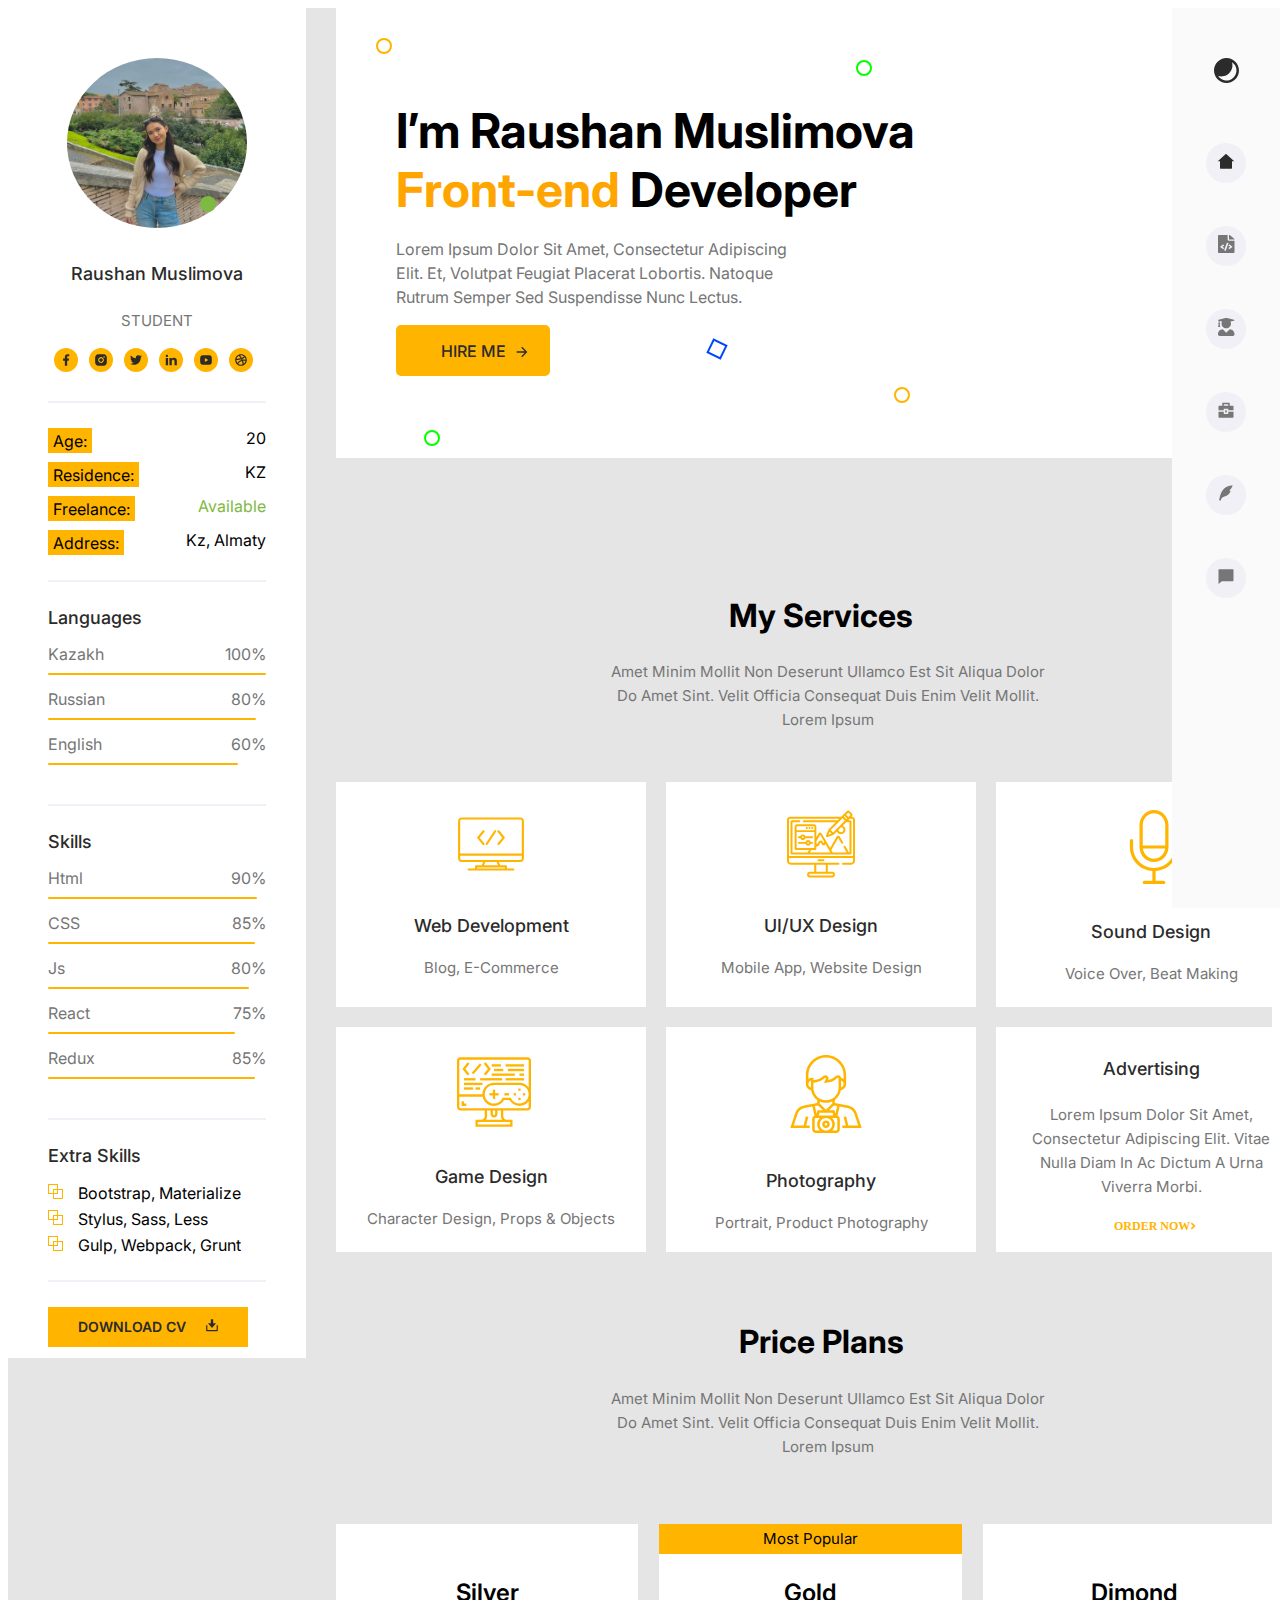
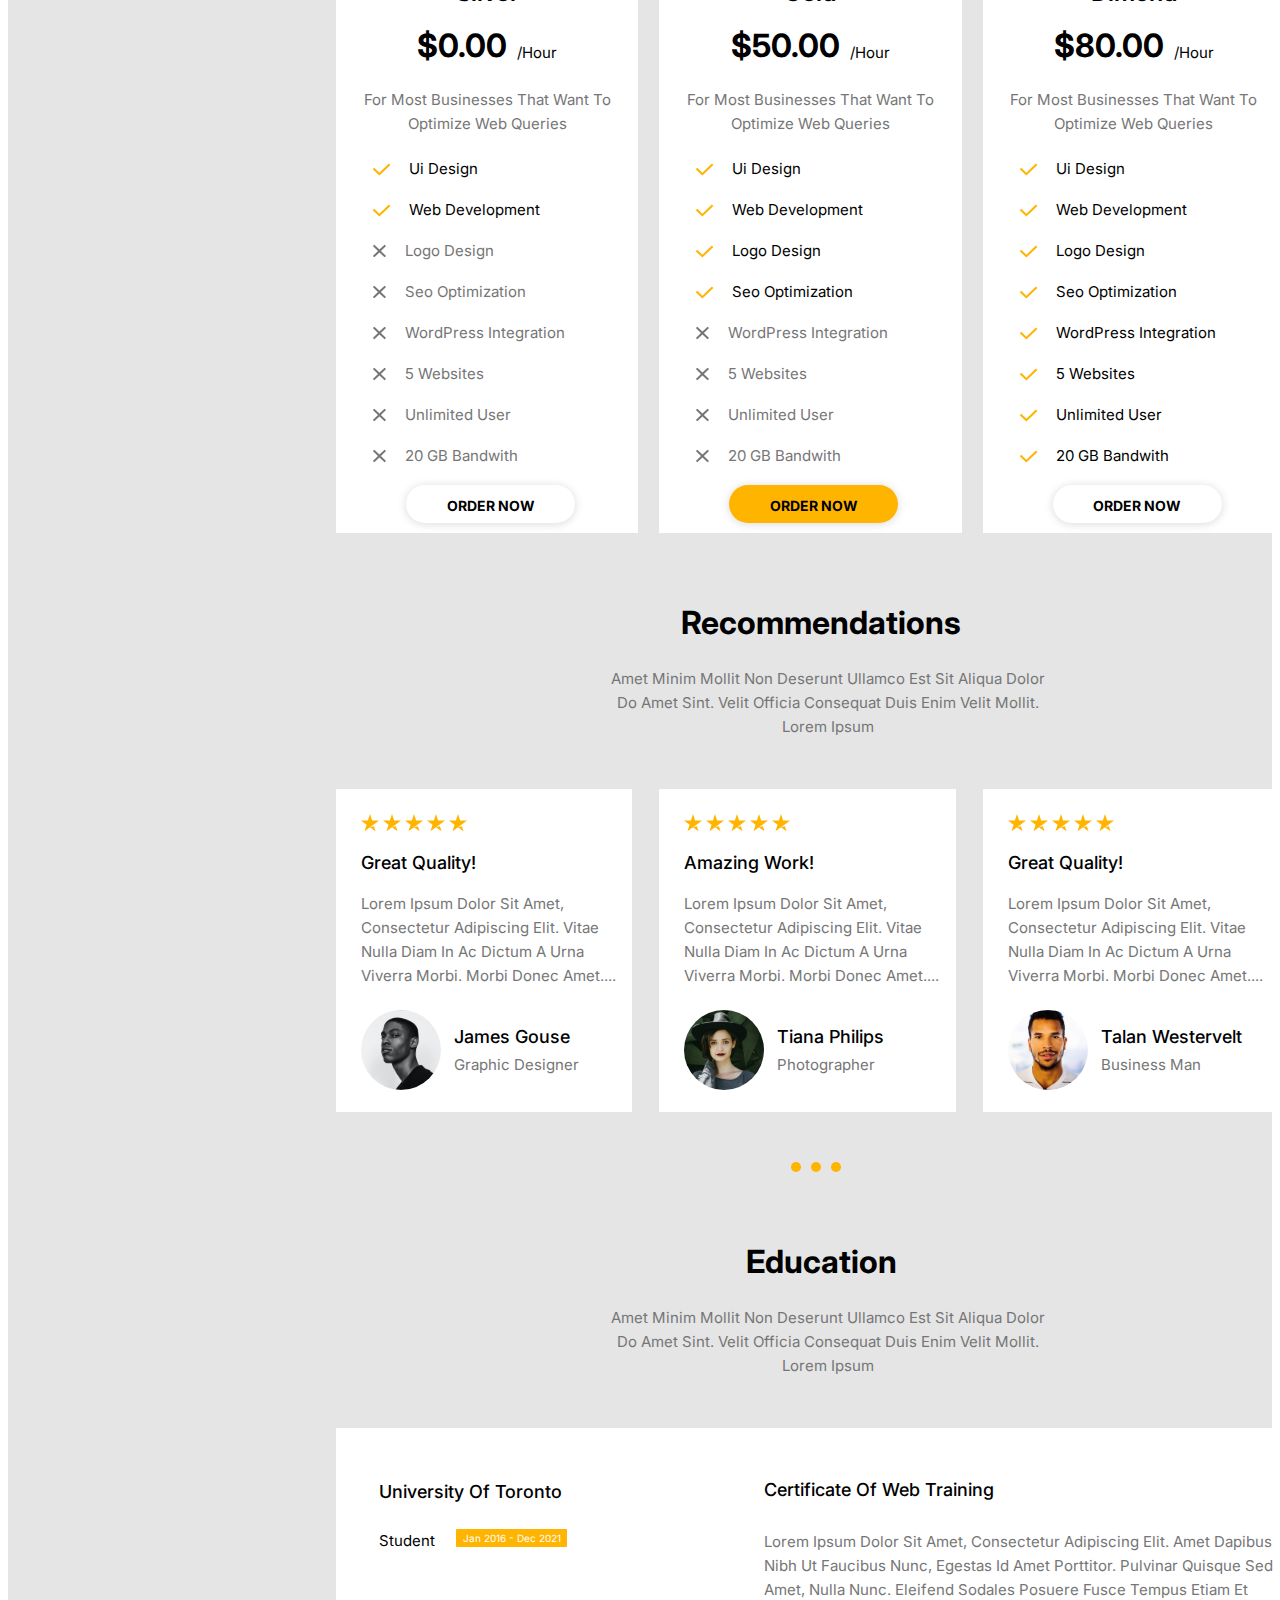
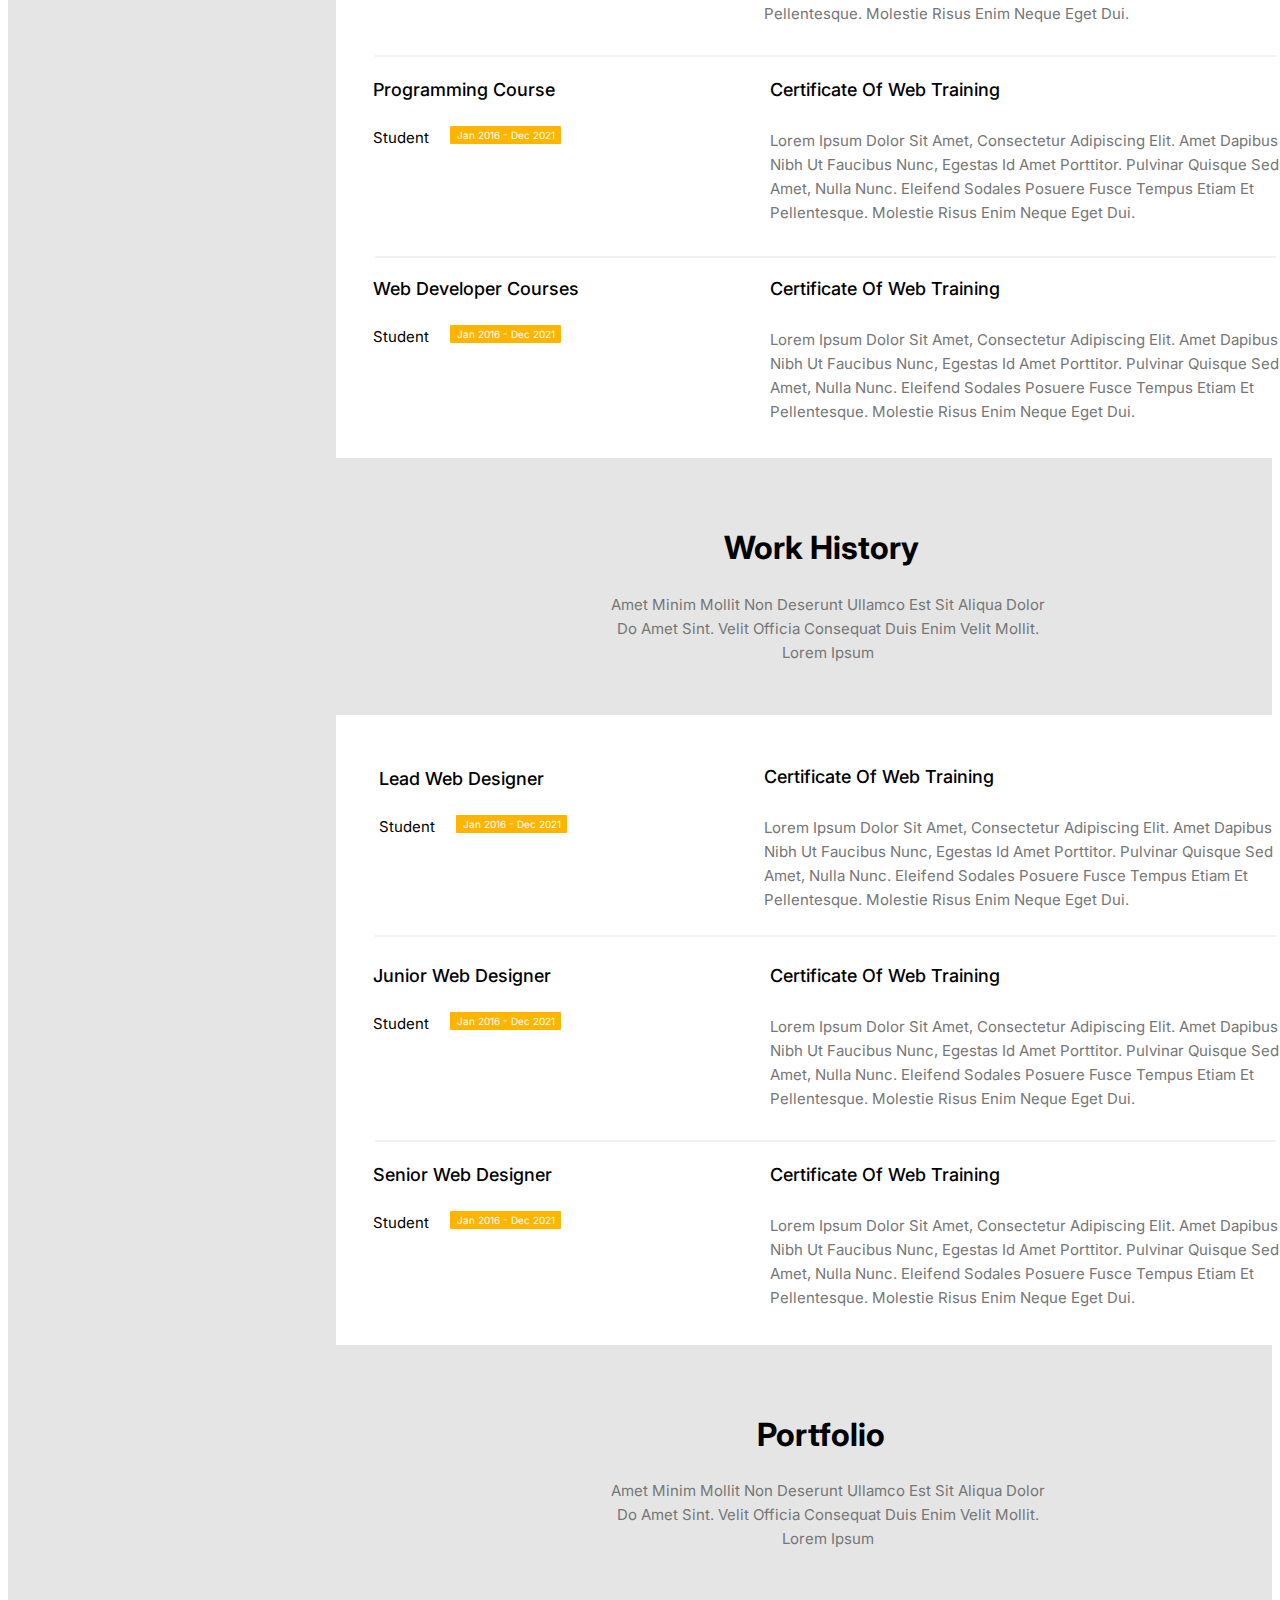
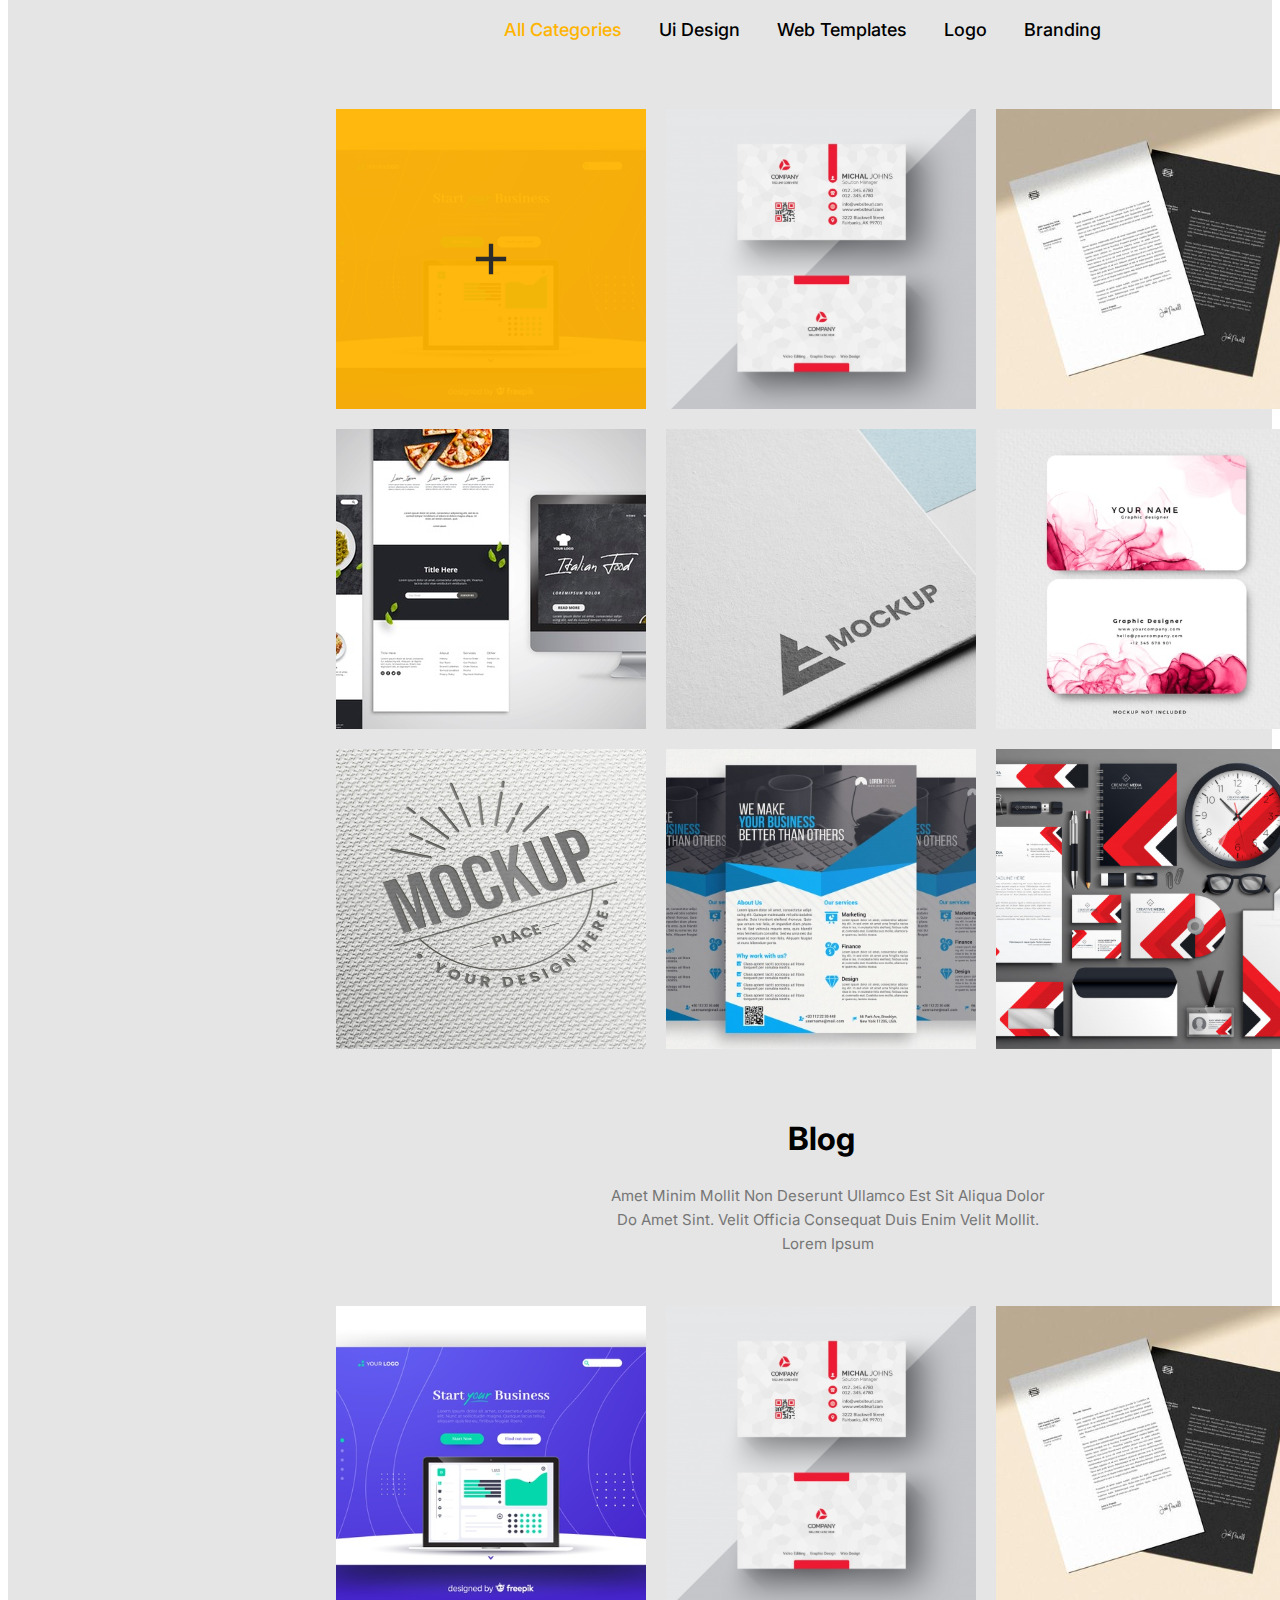
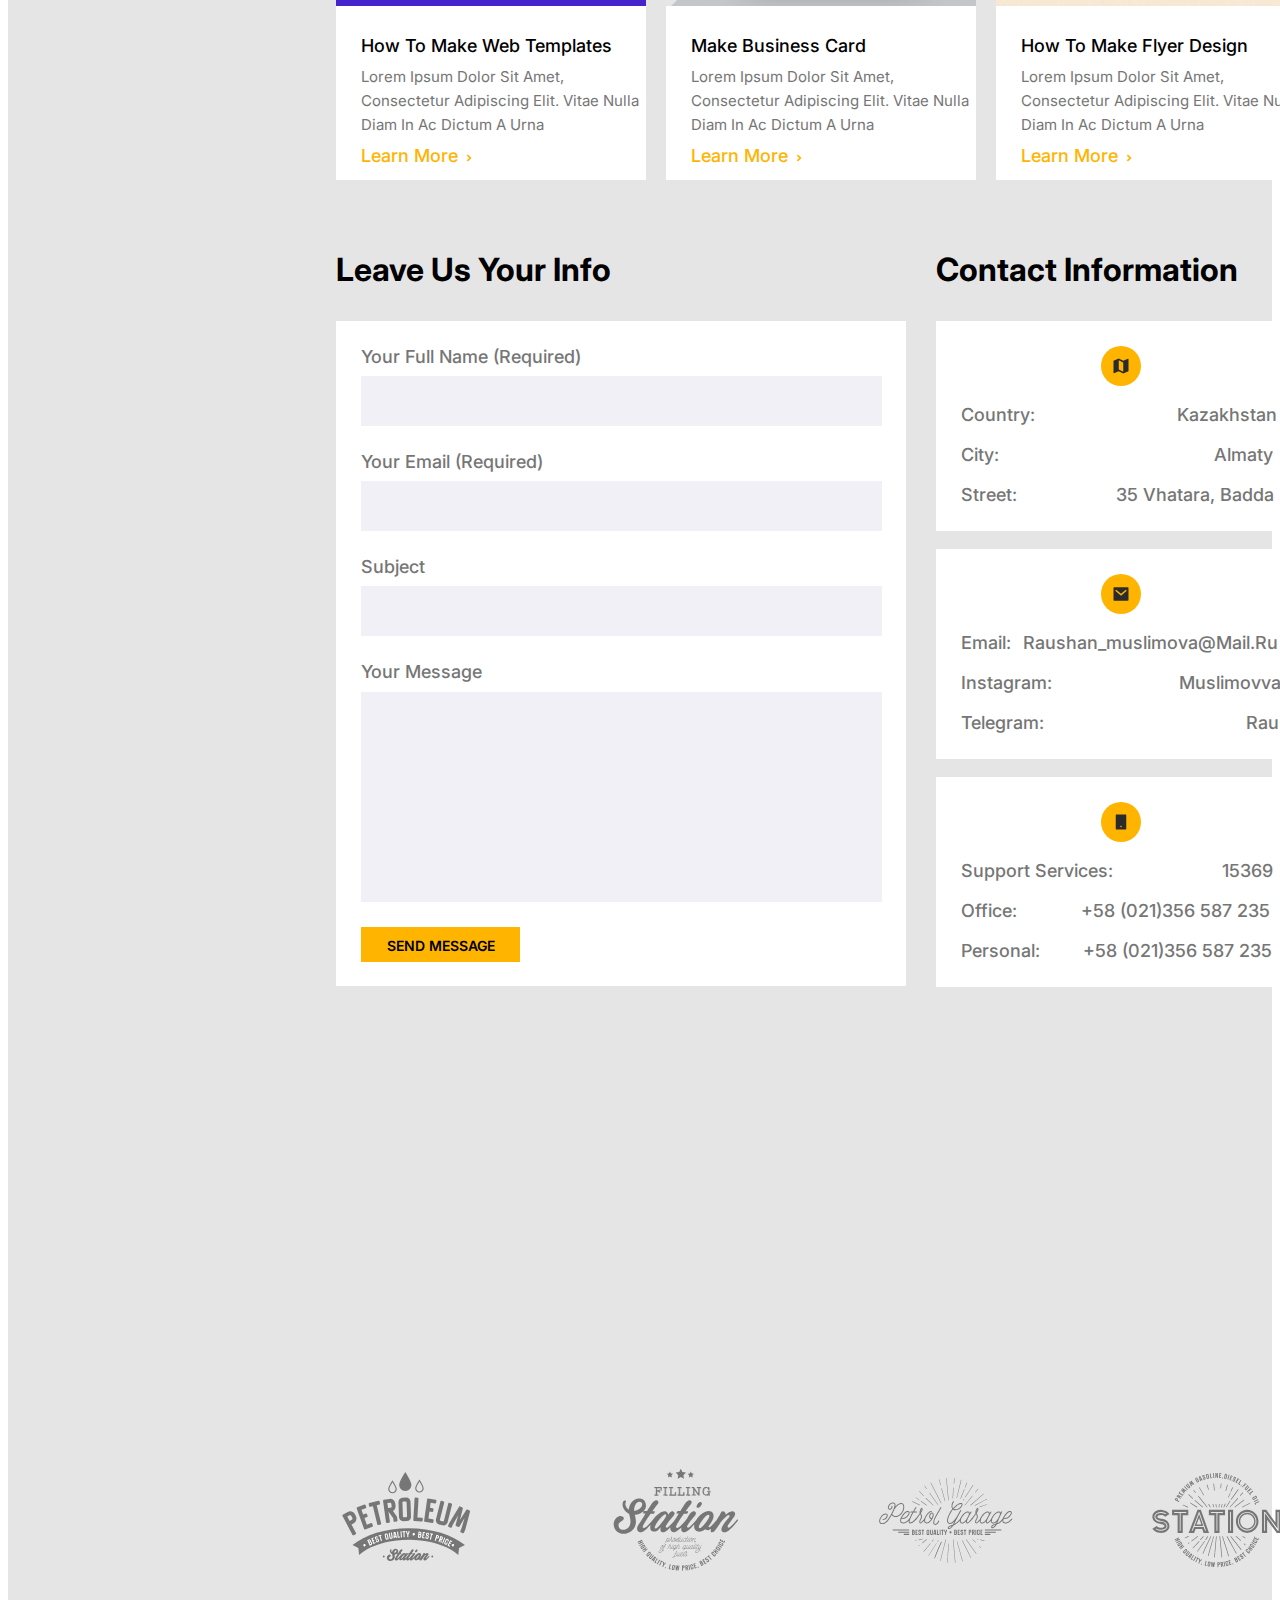
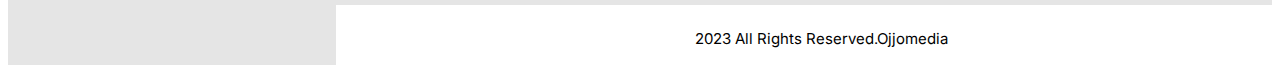
<file: index.html>
<!DOCTYPE html>
<html>

<head>
    <meta charset="utf-8">
    <meta name="viewport" content="width=device-width, initial-scale=1">
    <title>Rau Profile</title>
    <link rel="stylesheet" type="text/css" href="./styles.css">
    <link rel="preconnect" href="https://fonts.googleapis.com">
    <link rel="preconnect" href="https://fonts.gstatic.com" crossorigin>
    <link href="https://fonts.googleapis.com/css2?family=Inter:wght@100;200;300;400;500&display=swap" rel="stylesheet">
</head>

<body>
    <div class="html">
        <div class="leftbar">
            <div class="first-item">
                <div class="photo-wrapper">
                    <img class="photo" src="images/me.jpg" />
                    <div class="zhasyl"></div>
                </div>
                <h4>Raushan Muslimova</h4>
                <p class="speciality">STUDENT</p>
                <img class="icons" src="images/Facebook.svg" />
                <img class="icons" src="images/Instagram.svg" />
                <img class="icons" src="images/Twitter.svg" />
                <img class="icons" src="images/Linkeding.svg" />
                <img class="icons" src="images/Youtube.svg" />
                <img class="icons" src="images/Dribbble.svg" />
            </div>
            <hr class="hr">
            <div class="second-item">
                <span class="second-item-key">Age:</span>
                <span class="second-item-val">20</span>
            </div>
            <div class="second-item">
                <span class="second-item-key">Residence:</span>
                <span class="second-item-val">KZ</span>
            </div>
            <div class="second-item">
                <span class="second-item-key">Freelance:</span>
                <span class="second-item-val" style="color: #7EB942;">Available</span>
            </div>
            <div class="second-item">
                <span class="second-item-key">Address:</span>
                <span class="second-item-val">Kz, Almaty</span>
            </div>
            <hr class="hr">
            <h4 class="lang">Languages</h4>
            <div class="third-item">
                <span class="third-item-key">Kazakh</span>
                <span class="third-item-val">100%</span>
            </div>
            <img class="lines" src="images/line.svg" />
            <div class="third-item">
                <span class="third-item-key">Russian</span>
                <span class="third-item-val">80%</span>
            </div>
            <img class="lines" src="images/line2.svg" />
            <div class="third-item">
                <span class="third-item-key">English</span>
                <span class="third-item-val">60%</span>
            </div>
            <img class="lines" src="images/line3.svg" />
            <hr class="hr">
            <h4 class="lang">Skills</h4>
            <div class="third-item">
                <span class="third-item-key">Html</span>
                <span class="third-item-val">90%</span>
            </div>
            <img class="lines" src="images/line4.svg" />
            <div class="third-item">
                <span class="third-item-key">CSS</span>
                <span class="third-item-val">85%</span>
            </div>
            <img class="lines" src="images/line5.svg" />
            <div class="third-item">
                <span class="third-item-key">Js</span>
                <span class="third-item-val">80%</span>
            </div>
            <img class="lines" src="images/line6.svg" />
            <div class="third-item">
                <span class="third-item-key">React</span>
                <span class="third-item-val">75%</span>
            </div>
            <img class="lines" src="images/line7.svg" />
            <div class="third-item">
                <span class="third-item-key">Redux</span>
                <span class="third-item-val">85%</span>
            </div>
            <img class="lines" src="images/line8.svg" />
            <hr class="hr">
            <h4 class="lang">Extra Skills</h4>
            <div class="fourth-item">
                <span class="fourth-item-key"><img class="skills" src="images/icon extra.svg" /></span>
                <span class="fourth-item-val">Bootstrap, Materialize</span>
            </div>
            <div class="fourth-item">
                <span class="fourth-item-key"><img class="skills" src="images/icon extra.svg" /></span>
                <span class="fourth-item-val">Stylus, Sass, Less</span>
            </div>
            <div class="fourth-item">
                <span class="fourth-item-key"><img class="skills" src="images/icon extra.svg" /></span>
                <span class="fourth-item-val">Gulp, Webpack, Grunt</span>
            </div>
            <hr class="hr">
            <div class="fifth-item">
                <button class="button">
                    <span>Download CV</span><img src="images/download.svg">
                </button>
            </div>
        </div>
        <main>
            <div class="rightbar" id="1">
                <div class="one">
                    <p class="rau">I’m Raushan Muslimova<br><span class="orange" style="color: orange;">Front-end</span> Developer</p>
                    <p class="about">Lorem ipsum dolor sit amet, consectetur adipiscing elit. Et, volutpat feugiat placerat lobortis. Natoque rutrum semper sed suspendisse nunc lectus.</p>
                    <!-- <img class="me" src="images/Your Image 1.svg"> -->
                    <div class="circle-yellow"></div>
                    <div class="circle-green"></div>
                    <div class="rect-yellow"></div>
                    <div class="circle-green2"></div>
                    <div class="rect-blue"></div>
                    <div class="circle-yellow2"></div>
                    <button class="hire">
                        <p class="hiretext">HIRE ME</p><img class="btn" src="images/button_vector.svg">
                    </button>
                </div>
                <div class="two" id="2">
                    <p class="services">my services</p>
                    <p class="svs">Amet minim mollit non deserunt ullamco est sit aliqua dolor do amet sint. Velit officia consequat duis enim velit mollit. lorem ipsum</p>
                </div>
                <div class="three">
                    <div class="up">
                        <div class="first">
                            <img class="img_1" src="images/coding.svg">
                            <p class="dev">web development</p>
                            <p class="blog">blog, e-commerce</p>
                        </div>
                        <div class="second">
                            <img class="img_1" src="images/illustration.svg">
                            <p class="dev">uI/uX design</p>
                            <p class="blog">mobile app, website design</p>
                        </div>
                        <div class="third">
                            <img class="img_1" src="images/Microphone.svg">
                            <p class="dev">sound design</p>
                            <p class="blog">voice over, beat making</p>
                        </div>
                    </div>
                    <div class="down">
                        <div class="fourth">
                            <img class="img_1" src="images/game.svg">
                            <p class="dev">game design</p>
                            <p class="blog">character design, props & objects</p>
                        </div>
                        <div class="fifth">
                            <img class="img_1" src="images/Photographer.svg">
                            <p class="dev">photography</p>
                            <p class="blog">portrait, product photography</p>
                        </div>
                        <div class="sixth">
                            <p class="last">advertising</p>
                            <p class="text">lorem ipsum dolor sit amet, consectetur adipiscing elit. Vitae nulla diam in ac dictum a urna viverra morbi.</p>
                            <button class="order">order now<img src="images/strelka.svg"></button>
                        </div>
                    </div>
                </div>
                <div class="price">
                    <p class="pricetext">price plans</p>
                    <p class="svs">Amet minim mollit non deserunt ullamco est sit aliqua dolor do amet sint. Velit officia consequat duis enim velit mollit. lorem ipsum</p>
                </div>
                <div class="tortburysh">
                    <div class="silver">
                        <p class="silvertext">silver</p>
                        <div class="bagasy">
                            <p class="dollar">$0.00</p>
                            <p class="hour">/hour</p>
                        </div>
                        <p class="downtext">for most businesses that want to optimize web queries</p>
                        <div class="list">
                            <div class="column">
                                <img class="okey" src="images/strelka2.svg">
                                <p class="okeytext">ui design</p>
                            </div>
                            <div class="column">
                                <img class="okey" src="images/strelka2.svg">
                                <p class="okeytext">web development</p>
                            </div>
                            <div class="column">
                                <img class="okey" src="images/x.svg">
                                <p class="xtext">logo design</p>
                            </div>
                            <div class="column">
                                <img class="okey" src="images/x.svg">
                                <p class="xtext">seo optimization</p>
                            </div>
                            <div class="column">
                                <img class="okey" src="images/x.svg">
                                <p class="xtext">wordPress integration</p>
                            </div>
                            <div class="column">
                                <img class="okey" src="images/x.svg">
                                <p class="xtext">5 websites</p>
                            </div>
                            <div class="column">
                                <img class="okey" src="images/x.svg">
                                <p class="xtext">unlimited user</p>
                            </div>
                            <div class="column">
                                <img class="okey" src="images/x.svg">
                                <p class="xtext">20 gB bandwith</p>
                            </div>
                        </div>
                        <button class="whitebutton">
                            <p class="order2">order now</p>
                        </button>
                    </div>
                    <div class="gold">
                        <div class="sary">
                            <p class="popular">most popular</p>
                        </div>
                        <p class="goldtext">gold</p>
                        <div class="bagasy">
                            <p class="dollar">$50.00</p>
                            <p class="hour">/hour</p>
                        </div>
                        <p class="downtext">for most businesses that want to optimize web queries</p>
                        <div class="list">
                            <div class="column">
                                <img class="okey" src="images/strelka2.svg">
                                <p class="okeytext">ui design</p>
                            </div>
                            <div class="column">
                                <img class="okey" src="images/strelka2.svg">
                                <p class="okeytext">web development</p>
                            </div>
                            <div class="column">
                                <img class="okey" src="images/strelka2.svg">
                                <p class="okeytext">logo design</p>
                            </div>
                            <div class="column">
                                <img class="okey" src="images/strelka2.svg">
                                <p class="okeytext">seo optimization</p>
                            </div>
                            <div class="column">
                                <img class="okey" src="images/x.svg">
                                <p class="xtext">wordPress integration</p>
                            </div>
                            <div class="column">
                                <img class="okey" src="images/x.svg">
                                <p class="xtext">5 websites</p>
                            </div>
                            <div class="column">
                                <img class="okey" src="images/x.svg">
                                <p class="xtext">unlimited user</p>
                            </div>
                            <div class="column">
                                <img class="okey" src="images/x.svg">
                                <p class="xtext">20 gB bandwith</p>
                            </div>
                        </div>
                        <button class="yellowbutton">
                            <p class="order2">order now</p>
                        </button>
                    </div>
                    <div class="dimond">
                        <p class="silvertext">dimond</p>
                        <div class="bagasy">
                            <p class="dollar">$80.00</p>
                            <p class="hour">/hour</p>
                        </div>
                        <p class="downtext">for most businesses that want to optimize web queries</p>
                        <div class="list">
                            <div class="column">
                                <img class="okey" src="images/strelka2.svg">
                                <p class="okeytext">ui design</p>
                            </div>
                            <div class="column">
                                <img class="okey" src="images/strelka2.svg">
                                <p class="okeytext">web development</p>
                            </div>
                            <div class="column">
                                <img class="okey" src="images/strelka2.svg">
                                <p class="okeytext">logo design</p>
                            </div>
                            <div class="column">
                                <img class="okey" src="images/strelka2.svg">
                                <p class="okeytext">seo optimization</p>
                            </div>
                            <div class="column">
                                <img class="okey" src="images/strelka2.svg">
                                <p class="okeytext">wordPress integration</p>
                            </div>
                            <div class="column">
                                <img class="okey" src="images/strelka2.svg">
                                <p class="okeytext">5 websites</p>
                            </div>
                            <div class="column">
                                <img class="okey" src="images/strelka2.svg">
                                <p class="okeytext">unlimited user</p>
                            </div>
                            <div class="column">
                                <img class="okey" src="images/strelka2.svg">
                                <p class="okeytext">20 gB bandwith</p>
                            </div>
                        </div>
                        <button class="whitebutton">
                            <p class="order2">order now</p>
                        </button>
                    </div>
                </div>
                <div class="price" id="5">
                    <p class="pricetext">recommendations</p>
                    <p class="svs">Amet minim mollit non deserunt ullamco est sit aliqua dolor do amet sint. Velit officia consequat duis enim velit mollit. lorem ipsum</p>
                </div>
                <div class="comments">
                    <div class="first-comment">
                        <div class="stars">
                            <img src="images/Shape.svg">
                            <img src="images/Shape.svg">
                            <img src="images/Shape.svg">
                            <img src="images/Shape.svg">
                            <img src="images/Shape.svg">
                        </div>
                        <p class="quality">great quality!</p>
                        <p class="feedback">lorem ipsum dolor sit amet, consectetur adipiscing elit. vitae<br>nulla diam in ac dictum a urna<br>viverra morbi. morbi donec amet....</p>
                        <div class="users">
                            <img src="images/user1.svg">
                            <div class="block">
                                <p class="username">james gouse</p>
                                <p class="job">graphic designer</p>
                            </div>
                        </div>
                    </div>
                    <div class="second-comment">
                        <div class="stars">
                            <img src="images/Shape.svg">
                            <img src="images/Shape.svg">
                            <img src="images/Shape.svg">
                            <img src="images/Shape.svg">
                            <img src="images/Shape.svg">
                        </div>
                        <p class="quality">amazing work!</p>
                        <p class="feedback">lorem ipsum dolor sit amet, consectetur adipiscing elit. vitae<br>nulla diam in ac dictum a urna<br>viverra morbi. morbi donec amet....</p>
                        <div class="users">
                            <img src="images/user2.svg">
                            <div class="block">
                                <p class="username">tiana philips</p>
                                <p class="job">photographer</p>
                            </div>
                        </div>
                    </div>
                    <div class="third-comment">
                        <div class="stars">
                            <img src="images/Shape.svg">
                            <img src="images/Shape.svg">
                            <img src="images/Shape.svg">
                            <img src="images/Shape.svg">
                            <img src="images/Shape.svg">
                        </div>
                        <p class="quality">great quality!</p>
                        <p class="feedback">lorem ipsum dolor sit amet, consectetur adipiscing elit. vitae<br>nulla diam in ac dictum a urna<br>viverra morbi. morbi donec amet....</p>
                        <div class="users">
                            <img src="images/user3.svg">
                            <div class="block">
                                <p class="username">talan westervelt</p>
                                <p class="job">business man</p>
                            </div>
                        </div>
                    </div>
                </div>
                <div class="sarylar">
                    <div class="dots"></div>
                    <div class="dots"></div>
                    <div class="dots"></div>
                </div>
                <div class="price" id="3">
                    <p class="pricetext">education</p>
                    <p class="svs">Amet minim mollit non deserunt ullamco est sit aliqua dolor do amet sint. Velit officia consequat duis enim velit mollit. lorem ipsum</p>
                </div>
                <div class="educationhistory">
                    <div class="bilim">
                        <div class="educationinfo">
                            <p class="toronto">university of toronto</p>
                            <div class="information">
                                <p class="post">student</p>
                                <p class="time">Jan 2016 - Dec 2021</p>
                            </div>
                        </div>
                        <div class="certificates">
                            <p class="certificatetext">certificate of web training</p>
                            <p class="certificateabout">lorem ipsum dolor sit amet, consectetur adipiscing elit. amet dapibus nibh ut faucibus nunc, egestas id amet porttitor. pulvinar quisque sed amet, nulla nunc. eleifend sodales posuere fusce tempus etiam et pellentesque. molestie risus enim neque eget dui.</p>
                        </div>
                    </div>
                    <hr class="syzyk">
                    <div class="course">
                        <div class="educationinfo2">
                            <p class="program">programming course</p>
                            <div class="information">
                                <p class="post">student</p>
                                <p class="time">Jan 2016 - Dec 2021</p>
                            </div>
                        </div>
                        <div class="certificates2">
                            <p class="certificatetext">certificate of web training</p>
                            <p class="certificateabout">lorem ipsum dolor sit amet, consectetur adipiscing elit. amet dapibus nibh ut faucibus nunc, egestas id amet porttitor. pulvinar quisque sed amet, nulla nunc. eleifend sodales posuere fusce tempus etiam et pellentesque. molestie risus enim neque eget dui.</p>
                        </div>
                    </div>
                    <hr class="syzyk2">
                    <div class="course">
                        <div class="educationinfo2">
                            <p class="program">web developer courses</p>
                            <div class="information">
                                <p class="post">student</p>
                                <p class="time">Jan 2016 - Dec 2021</p>
                            </div>
                        </div>
                        <div class="certificates3">
                            <p class="certificatetext">certificate of web training</p>
                            <p class="certificateabout">lorem ipsum dolor sit amet, consectetur adipiscing elit. amet dapibus nibh ut faucibus nunc, egestas id amet porttitor. pulvinar quisque sed amet, nulla nunc. eleifend sodales posuere fusce tempus etiam et pellentesque. molestie risus enim neque eget dui.</p>
                        </div>
                    </div>
                </div>
                <div class="price" id="4">
                    <p class="pricetext">work history</p>
                    <p class="svs">Amet minim mollit non deserunt ullamco est sit aliqua dolor do amet sint. Velit officia consequat duis enim velit mollit. lorem ipsum</p>
                </div>
                <div class="educationhistory">
                    <div class="bilim">
                        <div class="educationinfo">
                            <p class="toronto">lead web designer</p>
                            <div class="information">
                                <p class="post">student</p>
                                <p class="time">Jan 2016 - Dec 2021</p>
                            </div>
                        </div>
                        <div class="certificates">
                            <p class="certificatetext">certificate of web training</p>
                            <p class="certificateabout">lorem ipsum dolor sit amet, consectetur adipiscing elit. amet dapibus nibh ut faucibus nunc, egestas id amet porttitor. pulvinar quisque sed amet, nulla nunc. eleifend sodales posuere fusce tempus etiam et pellentesque. molestie risus enim neque eget dui.</p>
                        </div>
                        <hr class="syzyk3">
                    </div>
                    <div class="course">
                        <div class="educationinfo2">
                            <p class="program">junior web designer</p>
                            <div class="information">
                                <p class="post">student</p>
                                <p class="time">Jan 2016 - Dec 2021</p>
                            </div>
                        </div>
                        <div class="certificates2">
                            <p class="certificatetext">certificate of web training</p>
                            <p class="certificateabout">lorem ipsum dolor sit amet, consectetur adipiscing elit. amet dapibus nibh ut faucibus nunc, egestas id amet porttitor. pulvinar quisque sed amet, nulla nunc. eleifend sodales posuere fusce tempus etiam et pellentesque. molestie risus enim neque eget dui.</p>
                        </div>
                        <hr class="syzyk4">
                    </div>
                    <div class="course">
                        <div class="educationinfo2">
                            <p class="program">senior web designer</p>
                            <div class="information">
                                <p class="post">student</p>
                                <p class="time">Jan 2016 - Dec 2021</p>
                            </div>
                        </div>
                        <div class="certificates4">
                            <p class="certificatetext">certificate of web training</p>
                            <p class="certificateabout">lorem ipsum dolor sit amet, consectetur adipiscing elit. amet dapibus nibh ut faucibus nunc, egestas id amet porttitor. pulvinar quisque sed amet, nulla nunc. eleifend sodales posuere fusce tempus etiam et pellentesque. molestie risus enim neque eget dui.</p>
                        </div>
                    </div>
                </div>
                <div class="price">
                    <p class="pricetext">portfolio</p>
                    <p class="svs">Amet minim mollit non deserunt ullamco est sit aliqua dolor do amet sint. Velit officia consequat duis enim velit mollit. lorem ipsum</p>
                </div>
                <div class="categories">
                    <p class="all">all categories</p>
                    <p class="other">ui design</p>
                    <p class="other">web templates</p>
                    <p class="other">logo</p>
                    <p class="other">branding</p>
                </div>
                <div class="gallery">
                    <img class="foto1" src="images/Image10.svg">
                    <img class="foto1" src="images/Image2.svg">
                    <img class="foto1" src="images/Image3.svg">
                    <img class="foto1" src="images/Image4.svg">
                    <img class="foto1" src="images/Image5.svg">
                    <img class="foto1" src="images/Image6.svg">
                    <img class="foto1" src="images/Image7.svg">
                    <img class="foto1" src="images/Image8.svg">
                    <img class="foto1" src="images/Image9.svg">
                </div>
                <div class="price">
                    <p class="pricetext">blog</p>
                    <p class="svs">Amet minim mollit non deserunt ullamco est sit aliqua dolor do amet sint. Velit officia consequat duis enim velit mollit. lorem ipsum</p>
                </div>
                <div class="how">
                    <div class="templates">
                        <img class="foto2" src="images/Image.svg">
                        <p class="title-tem">how to make web templates</p>
                        <p class="text-tem">lorem ipsum dolor sit amet, consectetur adipiscing elit. vitae nulla diam in ac dictum a urna</p>
                        <button class="learn">learn more<img class="more" src="images/strelka.svg"></button>
                    </div>
                    <div class="templates">
                        <img class="foto2" src="images/Image2.svg">
                        <p class="title-tem">make business card</p>
                        <p class="text-tem">lorem ipsum dolor sit amet, consectetur adipiscing elit. vitae nulla diam in ac dictum a urna</p>
                        <button class="learn">learn more<img class="more" src="images/strelka.svg"></button>
                    </div>
                    <div class="templates">
                        <img class="foto2" src="images/Image3.svg">
                        <p class="title-tem">how to make flyer design</p>
                        <p class="text-tem">lorem ipsum dolor sit amet, consectetur adipiscing elit. vitae nulla diam in ac dictum a urna</p>
                        <button class="learn">learn more<img class="more" src="images/strelka.svg"></button>
                    </div>
                </div>
                <div class="connection" id="6">
                    <div class="form">
                        <p class="info">leave us your info</p>
                        <div class="full">
                            <p class="full-name">your full name (required)</p>
                            <input class="fullname" type="text" name="first-form">
                            <p class="full-name">your email (required)</p>
                            <input class="fullname" type="text" name="first-form">
                            <p class="full-name">subject</p>
                            <input class="fullname" type="text" name="first-form">
                            <p class="full-name">your message</p>
                            <input class="letter" type="text" name="first-form">
                            <button class="send">
                                <p class="send-message">send message</p>
                            </button>
                        </div>
                    </div>
                    <div class="contacts">
                        <p class="info">contact information</p>
                        <div class="birinshi">
                            <div class="icons-contact">
                                <img src="images/contact1.svg">
                            </div>
                            <div class="country">
                                <p class="contact-text">country:</p>
                                <p class="contact-text1">kazakhstan</p>
                            </div>
                            <div class="city">
                                <p class="contact-text">city:</p>
                                <p class="contact-text2">almaty</p>
                            </div>
                            <div class="city">
                                <p class="contact-text">street:</p>
                                <p class="contact-text3">35 vhatara, Badda</p>
                            </div>
                        </div>
                        <div class="birinshi">
                            <div class="icons-contact">
                                <img src="images/contact2.svg">
                            </div>
                            <div class="country">
                                <p class="contact-text">email:</p>
                                <p class="contact-text4">raushan_muslimova@mail.ru</p>
                            </div>
                            <div class="city">
                                <p class="contact-text">instagram:</p>
                                <p class="contact-text5">muslimovva</p>
                            </div>
                            <div class="city">
                                <p class="contact-text">telegram:</p>
                                <p class="contact-text6">rau</p>
                            </div>
                        </div>
                        <div class="birinshi">
                            <div class="icons-contact">
                                <img src="images/contact3.svg">
                            </div>
                            <div class="country">
                                <p class="contact-text">support services:</p>
                                <p class="contact-text7">15369</p>
                            </div>
                            <div class="city">
                                <p class="contact-text">office:</p>
                                <p class="contact-text8">+58 (021)356 587 235</p>
                            </div>
                            <div class="city">
                                <p class="contact-text">personal:</p>
                                <p class="contact-text9">+58 (021)356 587 235</p>
                            </div>
                        </div>
                    </div>
                </div>
                <div class="four">
                    <div class="map">
                        <iframe src="https://www.google.com/maps/embed?pb=!1m18!1m12!1m3!1d4849.83379846908!2d76.93713039796167!3d43.25523354269668!2m3!1f0!2f0!3f0!3m2!1i1024!2i768!4f13.1!3m3!1m2!1s0x38836ebe71e74987%3A0xc695f867ab69031e!2z0YPQu9C40YbQsCDQltC10LvRgtC-0LrRgdCw0L0gMTExLCDQkNC70LzQsNGC0YsgMDUwMDAw!5e0!3m2!1sru!2skz!4v1671187058514!5m2!1sru!2skz" width="970" height="300" style="border:0;" allowfullscreen="" loading="lazy" referrerpolicy="no-referrer-when-downgrade"></iframe>
                    </div>
                </div>
                <div class="five">
                    <div class="logo">
                        <img class="last_icons" src="images/Frame.svg">
                        <img class="last_icons" src="images/Frame2.svg">
                        <img class="last_icons" src="images/Frame3.svg">
                        <img class="last_icons" src="images/Frame4.svg">
                    </div>
                </div>
                <footer>
                    <p class="footer">2023 all rights reserved.ojjomedia</p>
                </footer>
            </div>
        </main>
        <div class="rightbar2">
            <img class="moon toggle-btn" src="images/Vector.svg" alt="Toggle Theme" onclick="toggleTheme()">
            <div class="links">
                <a href="#1"><img src="images/home.svg"></a>
            </div>
            <div class="links">
                <a href="#2">
                    <img src="images/service.svg"></a>
            </div>
            <div class="links">
                <a href="#3">
                    <img src="images/student.svg"></a>
            </div>
            <div class="links"><a href="#4">
                    <img src="images/portfolio.svg"></a>
            </div>
            <div class="links"><a href="#5">
                    <img src="images/pero.svg">
                </a>
            </div>
            <div class="links"><a href="#6">
                    <img src="images/comment.svg"></a>
            </div>
        </div>
    </div>
    <script src="script.js"></script>
</body>

</html>
</file>
<file: styles.css>
* {
    font-family: 'Inter';
    box-sizing: border-box;
}

body {
    transition: background-color 0.5s ease;
}

.html {
    display: flex;
    background: #E5E5E5;
}

.leftbar {
    width: 305px;
    height: 1350px;
    padding: 50px 40px 25px;
    margin-right: 30px;
    background-color: white;
}

.first-item {
    text-align: center;
}

.photo-wrapper {
    position: relative;
    margin-bottom: 31px;
}

.photo {
    width: 180px;
    height: 170px;
    border-radius: 50%;
    margin-bottom: 0px;
}

.zhasyl {
    background-color: #7EB942;
    width: 16px;
    height: 16px;
    border-radius: 50%;

    position: absolute;
    right: 50px;
    bottom: 20px;
}

h4 {
    font-style: normal;
    font-weight: 500;
    font-size: 18px;
    line-height: 123.6%;
    color: #2B2B2B;
    margin-top: 31px;
}

.speciality {
    font-family: 'Inter';
    font-style: normal;
    font-weight: 400;
    font-size: 15px;
    line-height: 24px;
    color: #767676;
    margin-bottom: 15px;
}

.icons {
    margin-right: 7px;
    margin-bottom: 0px;
}

.hr {
    border: 1.5px solid #F0F0F6;
    margin-top: 25px;
    margin-bottom: 25px;
}

.second-item {
    height: 25px;
    margin-bottom: 9px;
    display: flex;
    flex-direction: row;
    justify-content: space-between;
}

.second-item-key {
    background-color: #FFB400;
    padding: 3px 5px;
}

.lang {
    margin-top: 25px;
    margin-bottom: 15px;
}

.third-item {
    display: flex;
    flex-direction: row;
    justify-content: space-between;
}

.third-item-key,
.third-item-val {
    color: #767676;
    margin-bottom: 5px;
}

.lines {
    margin-bottom: 10px;
}

.fourth-item {
    margin-bottom: 6px;
    display: flex;
    flex-direction: row;
}

.skills {
    margin-bottom: 0px;
    margin-right: 15px;
}

.fifth-item {
    margin-right: 18px;
    line-height: 17px;
    display: flex;
    justify-content: center;
}

.button {
    border: none;
    background-color: #FFB400;
    padding: 10px 20px;
    width: 100%;
    height: 40px;
    text-transform: uppercase;
    font-style: normal;
    font-weight: 600;
    font-size: 14px;
    line-height: 17px;
    color: #2B2B2B;
}

.button img {
    padding-left: 20px;
}

.rightbar {
    left: 30px;
    width: 970px;
}

.one {
    display: flex;
    background-color: white;
    height: 450px;
    position: relative;
}

.circle-yellow,
.circle-green,
.rect-yellow,
.circle-green2,
.rect-blue,
.circle-yellow2 {
    width: 16px;
    height: 16px;

    position: absolute;
}

.circle-yellow,
.circle-green,
.circle-green2,
.circle-yellow2 {
    border-radius: 50%;
}

.circle-yellow,
.rect-yellow,
.circle-yellow2 {
    border: 2px solid #FFB400;
}

.circle-green,
.circle-green2 {
    border: 2px solid #05FF00;
}

.rect-yellow,
.rect-blue {
    transform: rotate(26.05deg);
}

.circle-yellow {
    left: 40px;
    top: 30px;
}

.circle-green {
    top: 52px;
    right: 434px;
}

.rect-yellow {
    top: 69px;
    right: 53px;
}

.circle-green2 {
    top: 422px;
    left: 88px;
}

.rect-blue {
    border: 2px solid #0047FF;
    top: 333px;
    left: 373px;
}

.circle-yellow2 {
    top: 379px;
    right: 396px;
}

.rau,
.about {
    padding-left: 60px;
    margin: 0px;
}

.rau {
    margin-top: 93px;
    margin-right: 27px;
    font-family: 'Inter';
    font-style: normal;
    font-weight: 700;
    font-size: 48px;
    line-height: 123.6%;
}

.about {
    position: absolute;
    width: 460px;
    height: 88px;
    top: 229px;
    font-family: 'Inter';
    font-style: normal;
    font-weight: 400;
    font-size: 16px;
    line-height: 24px;
    text-transform: capitalize;
    color: #767676;
}

.hire {
    position: absolute;
    margin-left: 60px;
    top: 317px;
    width: 154px;
    height: 51px;
    background: #FFB400;
    border-radius: 5px;
    border: none;
}

.hiretext {
    font-family: 'Inter';
    font-style: normal;
    font-weight: 500;
    font-size: 16px;
    line-height: 19px;
    color: #2B2B2B;
}

.btn {
    position: absolute;
    left: 120px;
    bottom: 18px;
}

.services {
    display: flex;
    justify-content: center;
    margin-top: 138px;
    margin-bottom: 25px;
    font-family: 'Inter';
    font-style: normal;
    font-weight: 700;
    font-size: 32px;
    line-height: 123.6%;
    text-transform: capitalize;
}

.svs {
    margin-left: 269px;
    width: 445px;
    margin-top: 0px;
    text-align: center;
    font-family: 'Inter';
    font-style: normal;
    font-weight: 400;
    font-size: 15px;
    line-height: 24px;
    text-align: center;
    text-transform: capitalize;
    color: #767676;
}

.three {
    margin-top: 50px;
}

.up {
    display: flex;
    flex-direction: row;
}

.first,
.second,
.third,
.fourth,
.fifth {
    width: 310px;
    height: 225px;
    background: #FFFFFF;
    margin-right: 20px;
}

.sixth {
    width: 310px;
    height: 225px;
    background: #FFFFFF;
}

.img_1 {
    padding: 28px 121px 33px;
}

.dev {
    display: flex;
    justify-content: center;
    margin-top: 0px;
    font-family: 'Inter';
    font-style: normal;
    font-weight: 500;
    font-size: 18px;
    line-height: 123.6%;
    text-transform: capitalize;
    color: #2B2B2B;
}

.blog {
    font-family: 'Inter';
    font-style: normal;
    font-weight: 400;
    font-size: 15px;
    line-height: 24px;
    text-align: center;
    text-transform: capitalize;
    color: #767676;
}

.down {
    display: flex;
    flex-direction: row;
    margin-top: 20px;
}

.last {
    font-family: 'Inter';
    font-style: normal;
    font-weight: 500;
    font-size: 18px;
    line-height: 123.6%;
    text-transform: capitalize;
    color: #2B2B2B;
    margin-top: 31px;
    display: flex;
    justify-content: center;
}

.text {
    width: 260px;
    margin-left: 25px;
    margin-top: 22px;
    font-family: 'Inter';
    font-style: normal;
    font-weight: 400;
    font-size: 15px;
    line-height: 24px;
    text-align: center;
    text-transform: capitalize;
    color: #767676;
}

.order {
    background: none;
    border: none;
    font-family: 'Roboto';
    font-style: normal;
    font-weight: 700;
    font-size: 12px;
    line-height: 14px;
    color: #FFB400;
    text-transform: uppercase;
    margin-left: 112px;
}

.four {
    display: flex;
    margin-top: 71px;
}

.five {
    margin-top: 70px;
}

.logo {
    display: flex;
    flex-direction: row;
}

.last_icons {
    width: 140px;
    height: 140px;
    margin-right: 130px;
}

footer {
    width: 970px;
    height: 60px;
    background: #FFFFFF;
}

.footer {
    font-family: 'Inter';
    font-style: normal;
    font-weight: 400;
    font-size: 15px;
    line-height: 24px;
    text-transform: capitalize;
    text-align: center;
    padding-top: 22px;
    padding-bottom: 22px;
}

.pricetext {
    display: flex;
    justify-content: center;
    margin-top: 70px;
    margin-bottom: 25px;
    font-family: 'Inter';
    font-style: normal;
    font-weight: 700;
    font-size: 32px;
    line-height: 123.6%;
    text-transform: capitalize;
}

.tortburysh {
    display: flex;
    flex-direction: row;
}

.silver,
.gold,
.dimond {
    margin-top: 50px;
    width: 310px;
    height: 609px;
    background-color: white;
    margin-right: 21px;
}

.silvertext {
    padding-top: 30px;
    margin-bottom: 19px;
    display: flex;
    justify-content: center;
    font-family: 'Inter';
    font-style: normal;
    font-weight: 600;
    font-size: 24px;
    line-height: 123.6%;
    text-transform: capitalize;
}

.bagasy {
    display: flex;
    flex-direction: row;
    justify-content: center;
}

.dollar {
    padding-right: 10px;
    margin: 0px;
    text-align: center;
    font-family: 'Inter';
    font-style: normal;
    font-weight: 700;
    font-size: 32px;
    line-height: 123.6%;
    text-transform: capitalize;
}

.hour {
    font-family: 'Inter';
    font-style: normal;
    font-weight: 400;
    font-size: 15px;
    line-height: 24px;
    text-transform: capitalize;
}

.downtext {
    margin-top: 8px;
    color: #767676;
    font-family: 'Inter';
    font-style: normal;
    font-weight: 400;
    font-size: 15px;
    line-height: 24px;
    text-align: center;
    text-transform: capitalize;
}

.list {
    margin-top: 21px;
}

.column {
    display: flex;
    flex-direction: row;
    margin: 0px;
}

.okey {
    padding-left: 36px;
    padding-right: 18px;
    margin-bottom: 17px;
}

.okeytext {
    margin-top: 0px;
    margin-bottom: 17px;
    font-family: 'Inter';
    font-style: normal;
    font-weight: 400;
    font-size: 15px;
    line-height: 24px;
    text-transform: capitalize;
}

.xtext {
    margin-top: 0px;
    margin-bottom: 17px;
    font-family: 'Inter';
    font-style: normal;
    font-weight: 400;
    font-size: 15px;
    line-height: 24px;
    text-transform: capitalize;
    color: #767676;
}

.whitebutton {
    margin-left: 70px;
    display: flex;
    justify-content: center;
    width: 169px;
    height: 38px;
    background: #FFFFFF;
    box-shadow: 0px 1px 10px rgba(0, 0, 0, 0.15);
    border-radius: 30px;
    border: white;
}

.order2 {
    font-family: 'Inter';
    font-style: normal;
    font-weight: 700;
    font-size: 14px;
    line-height: 17px;
    text-transform: uppercase;
    margin-top: 11px;
    margin-bottom: 10px;
}

.sary {
    height: 30px;
    background: #FFB400;
}

.popular {
    padding-top: 3px;
    text-align: center;
    margin-top: 0px;
    font-family: 'Inter';
    font-style: normal;
    font-weight: 400;
    font-size: 15px;
    line-height: 24px;
    text-transform: capitalize;
}

.goldtext {
    margin-bottom: 19px;
    display: flex;
    justify-content: center;
    font-family: 'Inter';
    font-style: normal;
    font-weight: 600;
    font-size: 24px;
    line-height: 123.6%;
    text-transform: capitalize;
}

.yellowbutton {
    margin-left: 70px;
    display: flex;
    justify-content: center;
    width: 169px;
    height: 38px;
    background: #FFB400;
    box-shadow: 0px 1px 10px rgba(0, 0, 0, 0.15);
    border-radius: 30px;
    border: yellow;
}

.comments {
    display: flex;
    flex-direction: row;
    margin-top: 50px;
}

.first-comment,
.second-comment,
.third-comment {
    padding-top: 25px;
    padding-left: 25px;
    width: 310px;
    height: 323px;
    background-color: white;
    margin-right: 27px;
}

.stars {
    padding-right: 10px;
    margin-bottom: 16px;
}

.quality {
    margin: 0px;
    margin-bottom: 18px;
    font-family: 'Inter';
    font-style: normal;
    font-weight: 500;
    font-size: 18px;
    line-height: 123.6%;
    text-transform: capitalize;
}

.feedback {
    color: #767676;
    font-family: 'Inter';
    font-style: normal;
    font-weight: 400;
    font-size: 15px;
    line-height: 24px;
    text-transform: capitalize;
    margin-bottom: 20px;
}

.users {
    display: flex;
    flex-direction: row;
}

.block {
    display: flex;
    flex-direction: column;
}

.username {
    margin-left: 13px;
    margin-bottom: 5px;
    font-family: 'Inter';
    font-style: normal;
    font-weight: 500;
    font-size: 18px;
    line-height: 123.6%;
    text-transform: capitalize;
}

.job {
    margin-left: 13px;
    margin-top: 0px;
    font-family: 'Inter';
    font-style: normal;
    font-weight: 400;
    font-size: 15px;
    line-height: 24px;
    text-transform: capitalize;
    font-feature-settings: 'calt'off, 'kern'off;
    color: #767676;
}

.sarylar {
    margin-top: 50px;
    display: flex;
    flex-direction: row;
    justify-content: center;
}

.dots {
    margin-right: 10px;
    background: #FFB400;
    width: 10px;
    height: 10px;
    border-radius: 50%;
}

.educationhistory {
    display: flex;
    flex-direction: column;
    height: 630px;
    margin-top: 50px;
    background-color: white;
    padding-left: 37px;
}

.bilim {
    display: flex;
    flex-direction: row;
    justify-content: space-around;
}

.educationinfo {
    margin-top: 35px;
}

.toronto {
    margin-bottom: 25px;
    font-family: 'Inter';
    font-style: normal;
    font-weight: 500;
    font-size: 18px;
    line-height: 123.6%;
    text-transform: capitalize;
}

.information {
    display: flex;
    flex-direction: row;
}

.post {
    margin: 0px;
    padding-right: 21px;
    font-family: 'Inter';
    font-style: normal;
    font-weight: 400;
    font-size: 15px;
    line-height: 24px;
    text-transform: capitalize;
}

.time {
    margin: 0px;
    text-align: center;
    padding-top: 4px;
    font-family: 'Inter';
    font-style: normal;
    font-weight: 400;
    font-size: 10px;
    line-height: 100.9%;
    color: #FFFFFF;
    background: #FFB400;
    border-radius: 1px;
    width: 111px;
    height: 18px;
}

.certificates {
    float: right;
    padding-left: 184px;
    margin-top: 33px;
}

.certificatetext {
    font-family: 'Inter';
    font-style: normal;
    font-weight: 500;
    font-size: 18px;
    line-height: 123.6%;
    text-transform: capitalize;
    margin-bottom: 28px;
}

.certificateabout {
    font-family: 'Inter';
    font-style: normal;
    font-weight: 400;
    font-size: 15px;
    line-height: 24px;
    text-transform: capitalize;
    color: #767676;
    width: 536px;
}

.syzyk {
    border: 1.5px solid;
    color: #F0F0F6;
    position: absolute;
    width: 901px;
    height: 0px;
    left: 375px;
    top: 3240px;
    margin-top: 15px;
}

.course {
    display: flex;
    flex-direction: row;
    justify-content: space-between;
}

.educationinfo2 {
    margin-top: 20px;
}

.program {
    margin-bottom: 25px;
    font-family: 'Inter';
    font-style: normal;
    font-weight: 500;
    font-size: 18px;
    line-height: 123.6%;
    text-transform: capitalize;
}

.certificates2 {
    margin-top: 20px;
    padding-left: 184px;
}

.syzyk2 {
    border: 1.5px solid;
    color: #F0F0F6;
    position: absolute;
    width: 901px;
    height: 0px;
    left: 375px;
    top: 3426px;
    margin-top: 30px;
}

.certificates3 {
    margin-top: 20px;
    padding-left: 165px;
}

.syzyk3 {
    border: 1.5px solid;
    color: #F0F0F6;
    position: absolute;
    width: 901px;
    height: 0px;
    left: 375px;
    top: 4099px;
    margin-top: 36px;
    margin-bottom: 0px;
}

.syzyk4 {
    border: 1.5px solid;
    color: #F0F0F6;
    position: absolute;
    width: 901px;
    height: 0px;
    left: 375px;
    top: 4307px;
    margin-top: 33px;
    margin-bottom: 0px;
}

.certificates4 {
    margin-top: 20px;
    padding-left: 187px;
}

.categories {
    display: flex;
    flex-direction: row;
    justify-content: center;
    margin-top: 50px;
}

.all {
    font-family: 'Inter';
    font-style: normal;
    font-weight: 500;
    font-size: 18px;
    line-height: 123.6%;
    text-transform: capitalize;
    color: #FFB400;
    margin-right: 37px;
}

.other {
    font-family: 'Inter';
    font-style: normal;
    font-weight: 500;
    font-size: 18px;
    line-height: 123.6%;
    text-transform: capitalize;
    margin-right: 37px;
}

.gallery {
    display: flex;
    flex-direction: row;
    flex-wrap: wrap;
    margin-top: 50px;
    width: 990px;
    height: 940px
}

.foto1 {
    width: 310px;
    height: 300px;
    margin-right: 20px;
    margin-bottom: 20px;
}

.how {
    display: flex;
    flex-direction: row;
    margin-top: 50px;
}

.templates {
    width: 310px;
    height: 474px;
    background-color: white;
    margin-right: 20px;
}

.title-tem {
    font-family: 'Inter';
    font-style: normal;
    font-weight: 500;
    font-size: 18px;
    line-height: 123.6%;
    text-transform: capitalize;
    margin-left: 25px;
    margin-top: 25px;
    margin-bottom: 8px;
}

.text-tem {
    font-family: 'Inter';
    font-style: normal;
    font-weight: 400;
    font-size: 15px;
    line-height: 24px;
    text-transform: capitalize;
    color: #767676;
    margin-top: 0px;
    margin-left: 25px;
    margin-bottom: 0px;
}

.learn {
    background: none;
    border: none;
    font-family: 'Inter';
    font-style: normal;
    font-weight: 500;
    font-size: 18px;
    line-height: 123.6%;
    text-transform: capitalize;
    color: #FFB400;
    padding: 0px;
    margin-left: 25px;
    margin-top: 8px;
}

.more {
    margin-left: 8px;
}

.form-text {
    display: flex;
    flex-direction: row;
    justify-content: space-between;
    margin-top: 70px;
}

.info {
    font-family: 'Inter';
    font-style: normal;
    font-weight: 700;
    font-size: 32px;
    line-height: 123.6%;
    text-transform: capitalize;
    margin-top: 70px;
}

.connection {
    display: flex;
    flex-direction: row;
}

.form {
    display: flex;
    flex-direction: column;
}

.full {
    width: 570px;
    height: 665px;
    background-color: white;
}

.full-name {
    font-family: 'Inter';
    font-style: normal;
    font-weight: 500;
    font-size: 18px;
    line-height: 123.6%;
    text-transform: capitalize;
    color: #767676;
    margin-top: 25px;
    margin-left: 25px;
    margin-bottom: 8px;
}

.fullname {
    width: 521px;
    height: 50px;
    background-color: #F0F0F6;
    border: none;
    margin-left: 25px;
}

.letter {
    width: 521px;
    height: 210px;
    background-color: #F0F0F6;
    border: none;
    margin-left: 25px;
}

.send {
    background: #FFB400;
    width: 159px;
    height: 35px;
    border: none;
    margin-left: 25px;
    margin-top: 25px;
}

.send-message {
    font-family: 'Inter';
    font-style: normal;
    font-weight: 600;
    font-size: 14px;
    line-height: 17px;
    text-transform: uppercase;
    text-align: center;
    margin-top: 9px;
    margin-bottom: 9px;
}

.contacts {
    display: flex;
    flex-direction: column;
    margin-left: 30px;
}

.birinshi {
    width: 370px;
    height: 210px;
    background-color: white;
    margin-bottom: 18px;
}

.icons-contact {
    border-radius: 50%;
    background: #FFB400;
    height: 40px;
    width: 40px;
    display: flex;
    justify-content: center;
    align-items: center;
    margin-top: 25px;
    margin-left: 165px;
}

.country {
    display: flex;
    flex-direction: row;
}

.contact-text,
.contact-text1,
.contact-text2,
.contact-text3,
.contact-text4,
.contact-text5,
.contact-text6,
.contact-text7,
.contact-text8,
.contact-text9 {
    font-family: 'Inter';
    font-style: normal;
    font-weight: 500;
    font-size: 18px;
    line-height: 123.6%;
    text-transform: capitalize;
    color: #767676;
    margin-bottom: 0px;
}

.contact-text {
    margin-left: 25px;
    margin-bottom: 0px;
}

.contact-text1 {
    margin-left: 142px;
}

.contact-text2 {
    margin-left: 215px;
}

.contact-text3 {
    margin-left: 99px;
}

.city {
    display: flex;
    flex-direction: row;
}

.contact-text4 {
    margin-left: 12px;
}

.contact-text5 {
    margin-left: 127px;
}

.contact-text6 {
    margin-left: 202px;
}

.contact-text7 {
    margin-left: 109px;
}

.contact-text8 {
    margin-left: 64px;
}

.contact-text9 {
    margin-left: 43px;
}

.rightbar2 {
    position: fixed;
    display: flex;
    flex-direction: column;
    align-items: center;
    width: 108px;
    height: 100vh;
    background: #FAFAFA;
    right: 0;
    padding-top: 50px;
    flex-shrink: 0px;
}

.moon button {
    border: none;
    background: none;
    width: 25px;
    height: 25px;
    margin-bottom: 177px;
}

.links {
    border-radius: 50%;
    height: 40px;
    width: 40px;
    background-color: #F0F0F6;
    display: flex;
    justify-content: center;
    align-items: center;
    margin-bottom: 43px;
}

.links:hover {
    background-color: #FFB400;
}

.links::first-child:hover {
    background-color: none;
}

.toggle-btn {
    padding: 0 0 60px 0;
    background: none;
    border: none;
    cursor: pointer;
}

.light-theme {
    background-color: #fff;
    color: #000;
}

/* Стили для темной темы */
.dark-theme {
    background-color: #333;
    color: #fff;
   }
</file>
